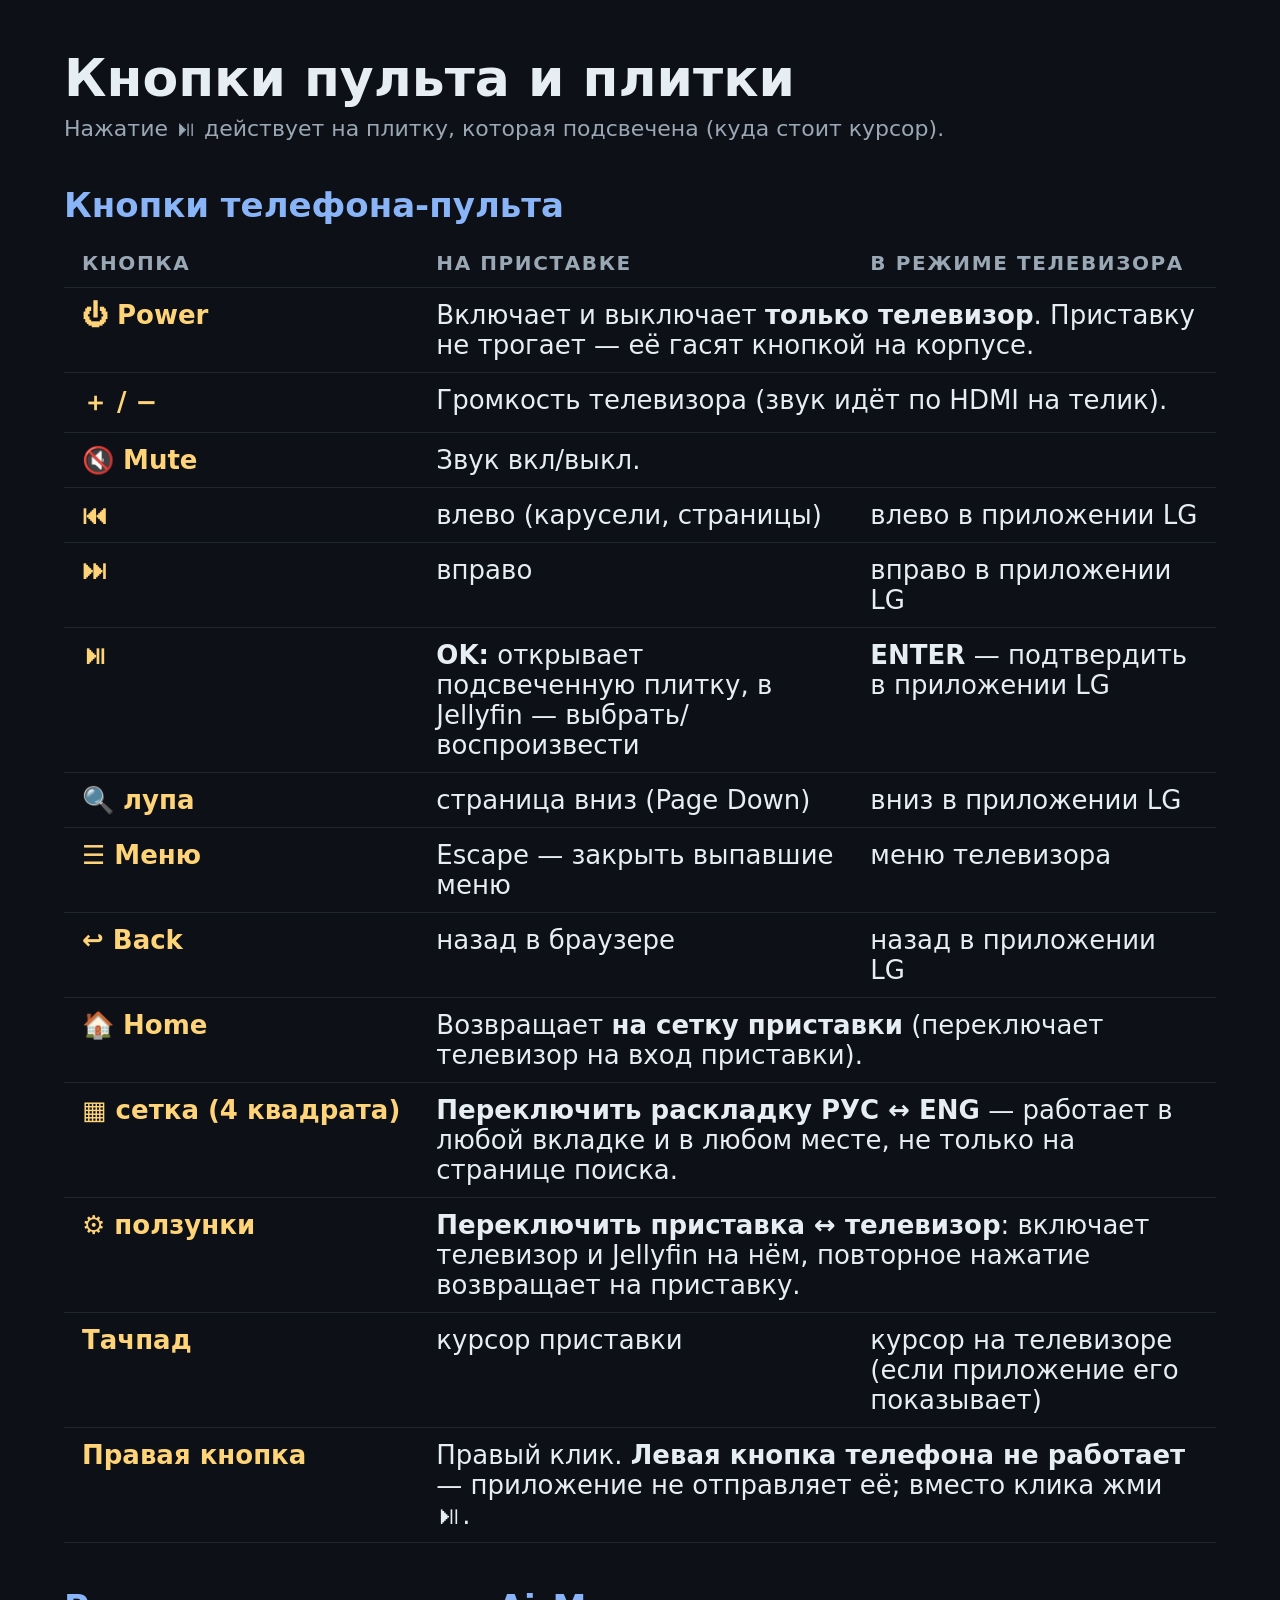
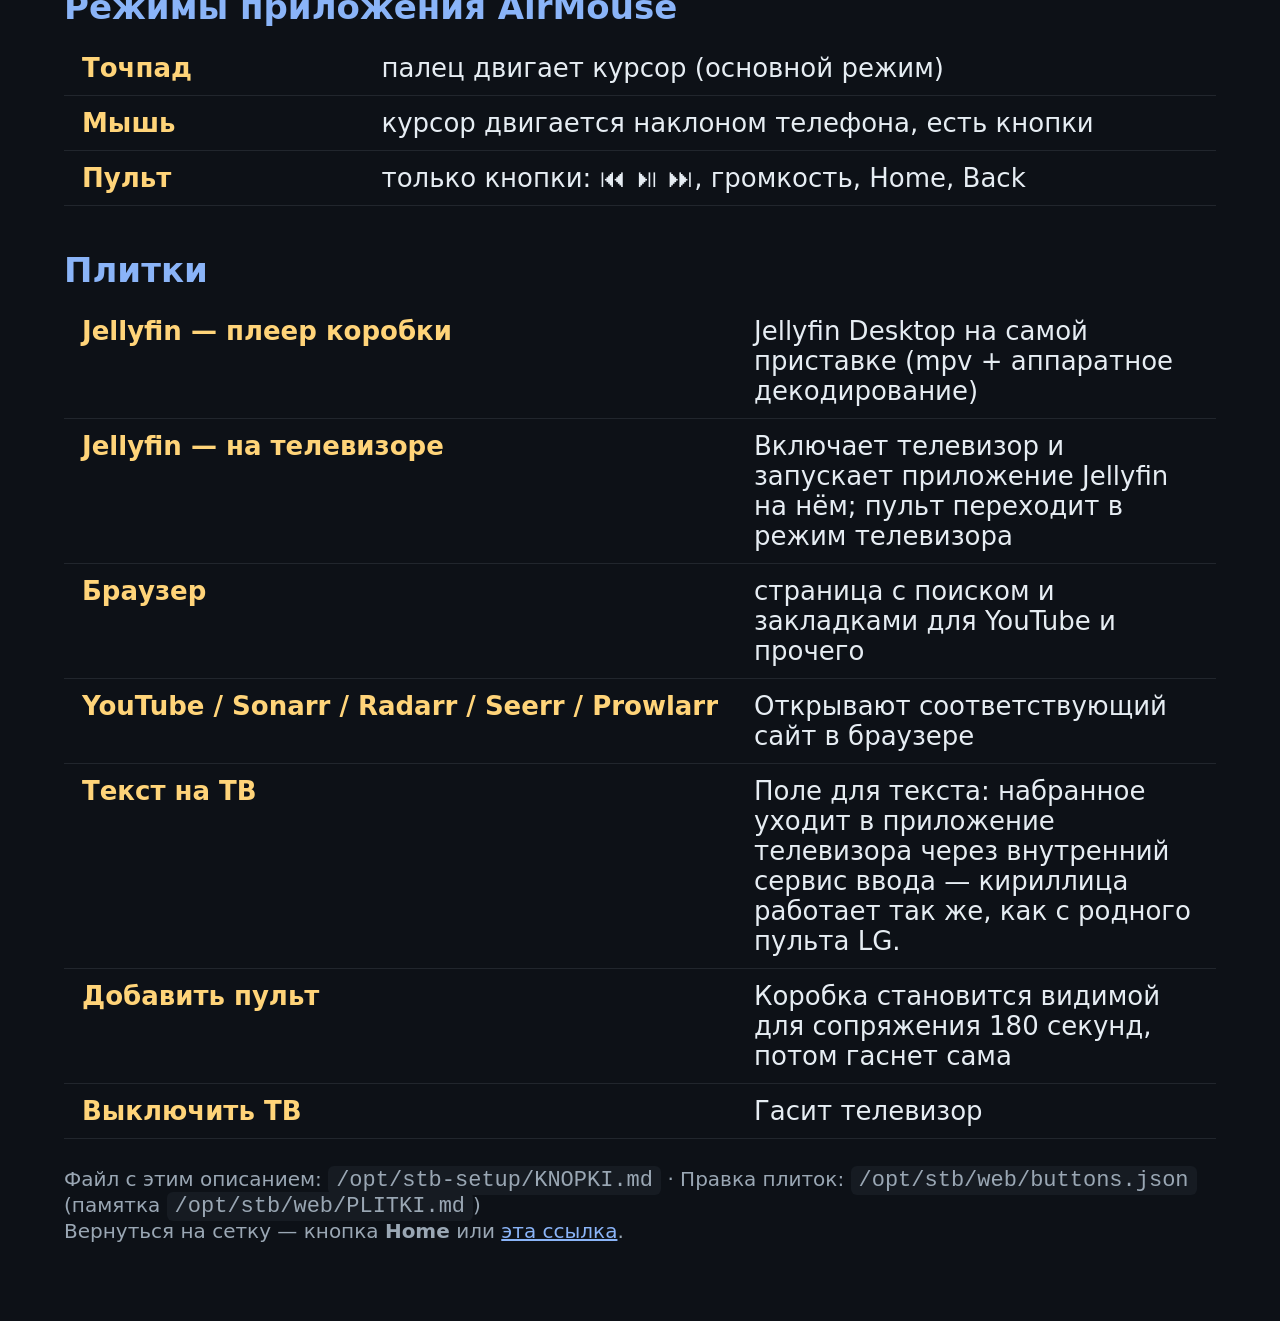
<file: web/buttons.html>
<!DOCTYPE html>
<html lang="ru">
<head>
<meta charset="utf-8">
<title>Кнопки и плитки</title>
<style>
  :root { color-scheme: dark; }
  body { margin: 0; padding: 48px 64px 80px; background: #0d1117; color: #e6edf3;
         font-family: "DejaVu Sans", system-ui, sans-serif; }
  h1 { font-size: 52px; margin: 0 0 8px; }
  h2 { font-size: 34px; margin: 44px 0 14px; color: #8ab4f8; }
  .hint { font-size: 22px; color: #9aa7b4; margin-bottom: 8px; }
  table { border-collapse: collapse; width: 100%; font-size: 26px; }
  td, th { text-align: left; padding: 12px 18px; border-bottom: 1px solid #21262d; vertical-align: top; }
  th { font-size: 20px; color: #9aa7b4; text-transform: uppercase; letter-spacing: .08em; }
  td.k { white-space: nowrap; color: #ffd479; font-weight: 600; width: 26%; }
  td.n { white-space: nowrap; width: 24%; }
  .small { font-size: 20px; color: #9aa7b4; margin-top: 28px; }
  code { background: #161b22; padding: 2px 8px; border-radius: 6px; font-size: 22px; }
</style>
</head>
<body>
<h1>Кнопки пульта и плитки</h1>
<div class="hint">Нажатие ⏯ действует на плитку, которая подсвечена (куда стоит курсор).</div>

<h2>Кнопки телефона-пульта</h2>
<table>
<tr><th>Кнопка</th><th>На приставке</th><th>В режиме телевизора</th></tr>
<tr><td class="k">⏻ Power</td><td colspan="2">Включает и выключает <b>только телевизор</b>. Приставку не трогает — её гасят кнопкой на корпусе.</td></tr>
<tr><td class="k">＋ / −</td><td colspan="2">Громкость телевизора (звук идёт по HDMI на телик).</td></tr>
<tr><td class="k">🔇 Mute</td><td colspan="2">Звук вкл/выкл.</td></tr>
<tr><td class="k">⏮</td><td>влево (карусели, страницы)</td><td>влево в приложении LG</td></tr>
<tr><td class="k">⏭</td><td>вправо</td><td>вправо в приложении LG</td></tr>
<tr><td class="k">⏯</td><td><b>OK:</b> открывает подсвеченную плитку, в Jellyfin — выбрать/воспроизвести</td><td><b>ENTER</b> — подтвердить в приложении LG</td></tr>
<tr><td class="k">🔍 лупа</td><td>страница вниз (Page Down)</td><td>вниз в приложении LG</td></tr>
<tr><td class="k">☰ Меню</td><td>Escape — закрыть выпавшие меню</td><td>меню телевизора</td></tr>
<tr><td class="k">↩ Back</td><td>назад в браузере</td><td>назад в приложении LG</td></tr>
<tr><td class="k">🏠 Home</td><td colspan="2">Возвращает <b>на сетку приставки</b> (переключает телевизор на вход приставки).</td></tr>
<tr><td class="k">▦ сетка (4 квадрата)</td><td colspan="2"><b>Переключить раскладку РУС ↔ ENG</b> — работает в любой вкладке и в любом месте, не только на странице поиска.</td></tr>
<tr><td class="k">⚙ ползунки</td><td colspan="2"><b>Переключить приставка ↔ телевизор</b>: включает телевизор и Jellyfin на нём, повторное нажатие возвращает на приставку.</td></tr>
<tr><td class="k">Тачпад</td><td>курсор приставки</td><td>курсор на телевизоре (если приложение его показывает)</td></tr>
<tr><td class="k">Правая кнопка</td><td colspan="2">Правый клик. <b>Левая кнопка телефона не работает</b> — приложение не отправляет её; вместо клика жми ⏯.</td></tr>
</table>

<h2>Режимы приложения AirMouse</h2>
<table>
<tr><td class="k">Точпад</td><td>палец двигает курсор (основной режим)</td></tr>
<tr><td class="k">Мышь</td><td>курсор двигается наклоном телефона, есть кнопки</td></tr>
<tr><td class="k">Пульт</td><td>только кнопки: ⏮ ⏯ ⏭, громкость, Home, Back</td></tr>
</table>

<h2>Плитки</h2>
<table>
<tr><td class="k">Jellyfin — плеер коробки</td><td>Jellyfin Desktop на самой приставке (mpv + аппаратное декодирование)</td></tr>
<tr><td class="k">Jellyfin — на телевизоре</td><td>Включает телевизор и запускает приложение Jellyfin на нём; пульт переходит в режим телевизора</td></tr>
<tr><td class="k">Браузер</td><td>страница с поиском и закладками для YouTube и прочего</td></tr>
<tr><td class="k">YouTube / Sonarr / Radarr / Seerr / Prowlarr</td><td>Открывают соответствующий сайт в браузере</td></tr>
<tr><td class="k">Текст на ТВ</td><td>Поле для текста: набранное уходит в приложение телевизора через внутренний сервис ввода — кириллица работает так же, как с родного пульта LG.</td></tr>
<tr><td class="k">Добавить пульт</td><td>Коробка становится видимой для сопряжения 180 секунд, потом гаснет сама</td></tr>
<tr><td class="k">Выключить ТВ</td><td>Гасит телевизор</td></tr>
</table>

<div class="small">
Файл с этим описанием: <code>/opt/stb-setup/KNOPKI.md</code> ·
Правка плиток: <code>/opt/stb/web/buttons.json</code> (памятка <code>/opt/stb/web/PLITKI.md</code>)<br>
Вернуться на сетку — кнопка <b>Home</b> или <a href="/" style="color:#8ab4f8">эта ссылка</a>.
</div>
</body>
</html>
</file>
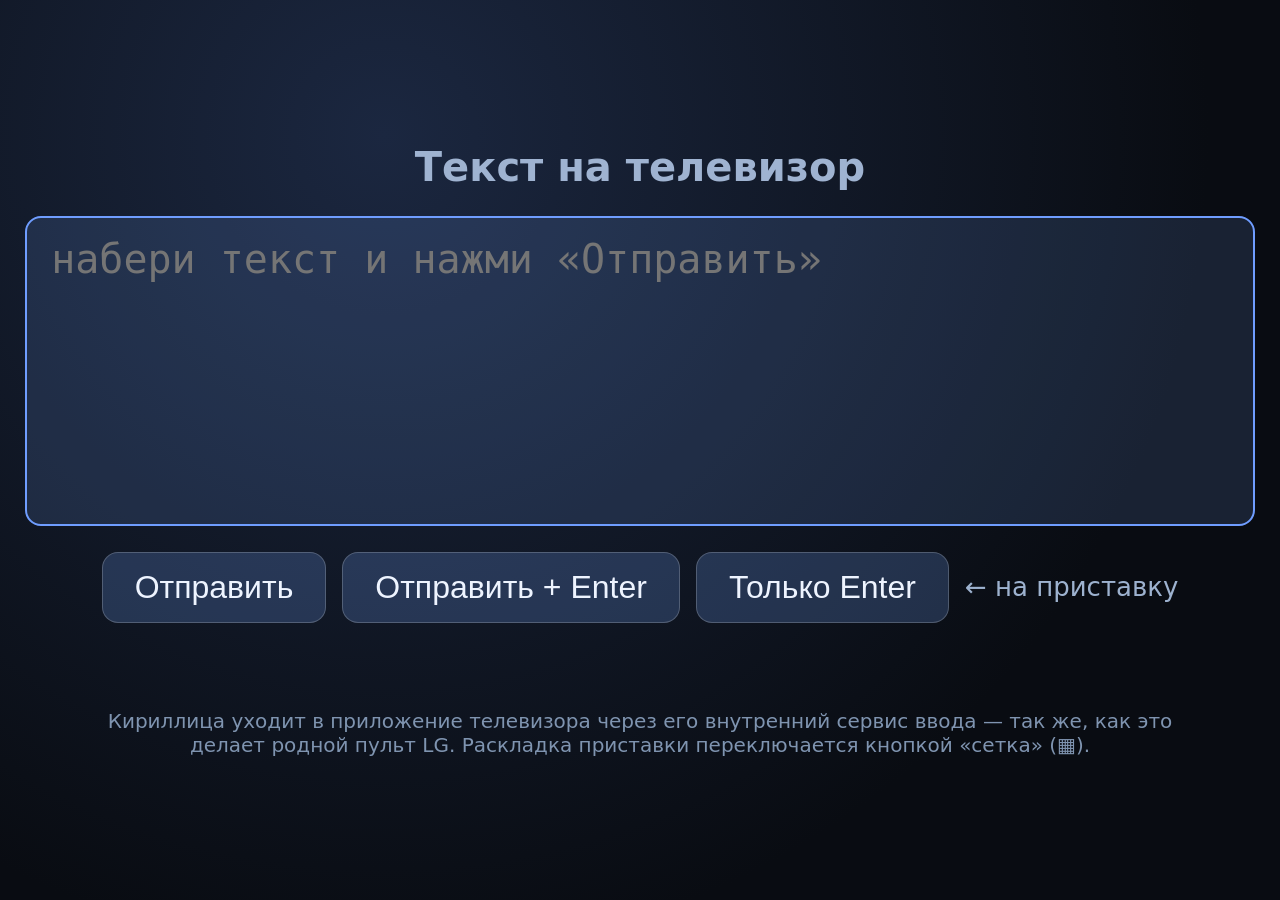
<file: web/tvtype.html>
<!DOCTYPE html>
<html lang="ru">
<head>
<meta charset="utf-8">
<title>Текст на телевизор</title>
<style>
  :root { color-scheme: dark; }
  body { margin: 0; min-height: 100vh; display: flex; flex-direction: column;
         align-items: center; justify-content: center; gap: 26px;
         font-family: system-ui, "DejaVu Sans", sans-serif;
         background: radial-gradient(circle at 30% 15%, #1b2740, #090c12 70%); color: #eef4ff; }
  h1 { font-size: 40px; font-weight: 600; margin: 0; color: #9fb3d1; }
  textarea { width: min(1200px, 92vw); height: 30vh; font-size: 40px; padding: 18px 24px;
             border-radius: 16px; border: 2px solid rgba(255,255,255,.18);
             background: rgba(255,255,255,.08); color: #fff; outline: none; resize: none; }
  textarea:focus { border-color: #6f9dff; background: rgba(120,170,255,.14); }
  .row { display: flex; gap: 16px; flex-wrap: wrap; justify-content: center; }
  button { font-size: 32px; padding: 16px 32px; border-radius: 16px; cursor: pointer;
           border: 1px solid rgba(255,255,255,.2); background: rgba(120,170,255,.22); color: #eef4ff; }
  button:hover { background: rgba(120,170,255,.38); }
  #st { font-size: 26px; color: #9db2cf; min-height: 34px; }
  .hint { font-size: 20px; color: #7f94b0; text-align: center; max-width: 1100px; }
</style>
</head>
<body>
<h1>Текст на телевизор</h1>
<textarea id="t" placeholder="набери текст и нажми «Отправить»" autofocus></textarea>
<div class="row">
  <button id="send">Отправить</button>
  <button id="sendenter">Отправить + Enter</button>
  <button id="enter">Только Enter</button>
  <a href="/" style="font-size:26px;color:#9db2cf;align-self:center;text-decoration:none">← на приставку</a>
</div>
<div id="st"></div>
<div class="hint">Кириллица уходит в приложение телевизора через его внутренний сервис ввода —
так же, как это делает родной пульт LG. Раскладка приставки переключается кнопкой «сетка» (▦).</div>
<script>
  const t = document.getElementById('t'), st = document.getElementById('st');
  function go(enter) {
    const text = t.value;
    if (!text && !enter) { st.textContent = 'пусто'; return; }
    st.textContent = 'отправляю…';
    const url = '/tv/text?t=' + encodeURIComponent(text) + (enter ? '&enter=1' : '');
    fetch(url).then(r => r.json()).then(j => {
      st.textContent = j.ok ? (j.msg || 'готово') : ('ошибка: ' + j.msg);
    }).catch(e => st.textContent = 'ошибка: ' + e);
  }
  document.getElementById('send').onclick = () => go(false);
  document.getElementById('sendenter').onclick = () => go(true);
  document.getElementById('enter').onclick = () => { t.value = ''; go(true); };
  t.addEventListener('keydown', e => { if (e.key === 'Enter' && e.ctrlKey) go(true); });
</script>
</body>
</html>
</file>
